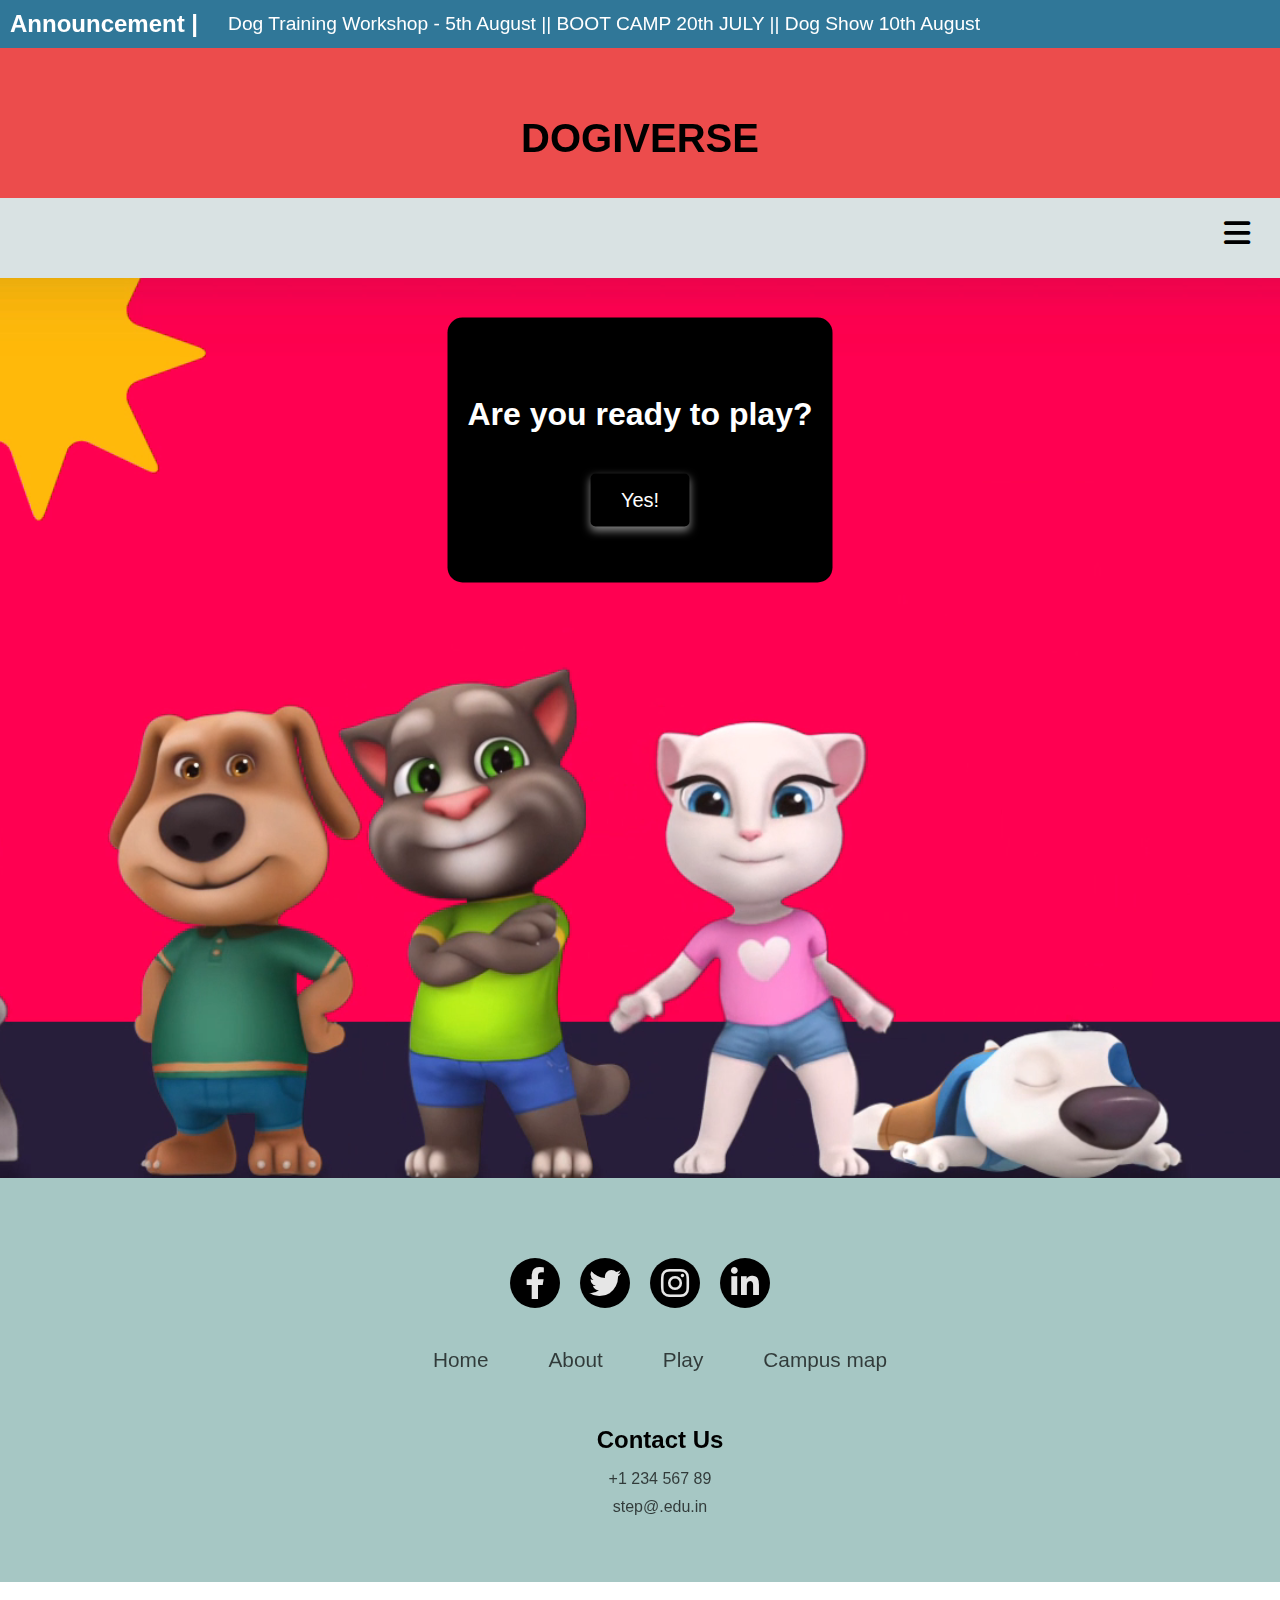
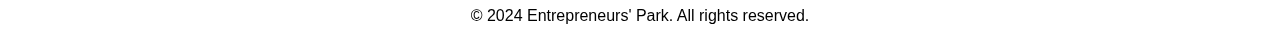
<file: index.html>
<!DOCTYPE html>
<html lang="en">
<head>
    <meta charset="UTF-8">
    <meta name="viewport" content="width=device-width, initial-scale=1.0">
    <title>Document</title>
    <link rel="stylesheet" href="practice .css"> <!-- Ensure correct CSS file path -->
    <link rel="stylesheet" href="https://cdnjs.cloudflare.com/ajax/libs/font-awesome/6.0.0-beta3/css/all.min.css">
</head>
<body>
    <div class="announcement-bar">
        <div class="fixed-text">Announcement |</div>
        <div class="marquee">
            <div class="marquee-content">
                Dog Training Workshop - 5th August || BOOT CAMP 20th JULY || Dog Show 10th August
            </div>
        </div>
    </div>
    <div class="logobox">
        <div class="logo">
            <span class="logo-text">Dogiverse</span>
        </div>
    </div>
    
    <!-- Header -->
    <header>
        <input type="checkbox" id="chk1">
        <label for="chk1" class="menu-toggle">
            <i class="fas fa-bars"></i>
            <i class="fas fa-times"></i>
        </label>
        <ul class="menu-items">
            <li><a href="practice.html"><span>Home</span></a></li>
            <li class="dropdown">
                <a href="about.html"><span>About</span> <i class="fas fa-caret-down"></i></a>
                <ul class="dropdown-content">
                    <li><a href="p2.html"><span>Play</span></a></li>
                    <li><a href="team.html"><span>Team</span></a></li>
                    <li><a href="vision.html"><span>Vision & Mission</span></a></li>
                    <li><a href="contact.html"><span>Get In Touch</span></a></li>
                </ul>
            </li>
            <li><a href="m.html"><span>Chat</span></a></li>
            <li><a href="p2.html"><span>Play</span></a></li>
            <li><a href="incubatihub.html"><span>Portfolio</span></a></li>
            <li class="dropdown">
                <a href="connenct.html"><span>Services</span> <i class="fas fa-caret-down"></i></a>
                <ul class="dropdown-content">
                    <li><a href="#"><span>Facilities</span></a></li>
                    <li><a href="galle.html"><span>Gallery</span></a></li>
                    <li><a href="service.html"><span>Services</span></a></li>
                    <li><a href="#"><span>Blog</span></a></li>
                    <li><a href="#"><span>CSS</span></a></li>
                    <li><a href="#"><span>JavaScript</span></a></li>
                </ul>
            </li>
            <li><a href="updates.html"><span>Updates</span></a></li>
        </ul>
    </header>

    <!-- Video Section -->
    <div class="video-container">
        <video autoplay loop muted class="fullscreen-video"> <!-- Autoplay, loop, and muted attributes added -->
            <source src="WhatsApp Video 2024-10-20 at 6.53.25 PM.mp4" type="video/mp4"> <!-- Replace with your video file -->
            Your browser does not support the video tag.
        </video>
    </div>

    <div class="container">
        <h1>Are you ready to play?</h1>
        <div class="button-container">
            <button class="play-button" onclick="startGame()">Yes!</button>
        </div>
    </div>
      <!-- Footer -->
      <footer>
        <div class="footer-container">
            <div class="footer-top">
              
                <div class="social-icons">
                    <a href="https://www.facebook.com" target="_blank"><i class="fab fa-facebook-f"></i></a>
                    <a href="https://www.twitter.com" target="_blank"><i class="fab fa-twitter"></i></a>
                    <a href="https://www.instagram.com" target="_blank"><i class="fab fa-instagram"></i></a>
                    <a href="https://www.linkedin.com" target="_blank"><i class="fab fa-linkedin-in"></i></a>
                </div>
            </div>
            <nav class="footer-nav">
                <ul>
                    <li><a href="main.html">Home</a></li>
                    <li><a href="about.html">About</a></li>
                    <li><a href="service.html" target="_blank">Play</a></li>
                    <li><a href="https://www.google.com/maps/place/NITK+STEP/@13.0152807,74.7916241,15z/data=!4m6!3m5!1s0x3ba3520d8fffbf0d:0x9ca85e177f873fd2!8m2!3d13.0152807!4d74.7916241!16s%2Fg%2F11c2r3n25s?entry=ttu">Campus map</a></li>
                </ul>
            </nav>
            <div class="footer-info">
                <div class="footer-column">
                    <!-- Optional content for services or other information -->
                </div>
                <div class="footer-column">
                    <h3>Contact Us</h3>
                    <ul>
                        <li><a href="tel:+91-824-2474000">+1 234 567 89</a></li>
                        <li><a href="mailto:info@yourcompany.com">step@.edu.in</a></li>
                       
                    </ul>
                </div>
            </div>
        </div>
        <div class="footer-bottom">
            <p>© 2024  Entrepreneurs' Park. All rights reserved.</p>
        </div>
    </footer>

    <script src="practice.js"></script>
</body>
</html>
</file>
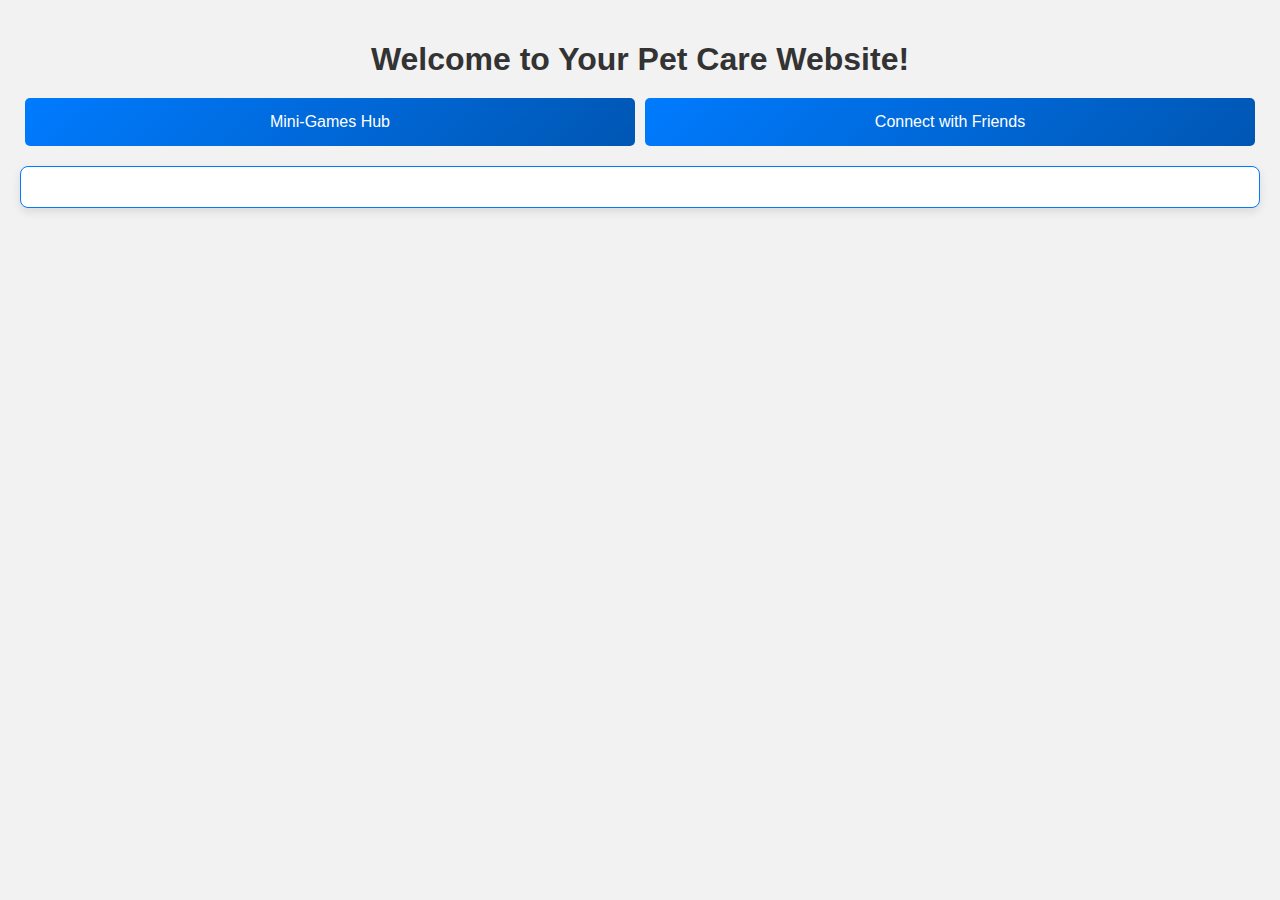
<file: connenct.html>
<!DOCTYPE html>
<html lang="en">
<head>
    <meta charset="UTF-8">
    <meta name="viewport" content="width=device-width, initial-scale=1.0">
    <title>Pet Care Website</title>
    <link rel="stylesheet" href="co.css">
</head>
<body>
    <h1>Welcome to Your Pet Care Website!</h1>

    <div class="tabs">
        <div class="tab" id="miniGamesTab" onclick="showTab('miniGames')">Mini-Games Hub</div>
        <div class="tab" id="socialFeaturesTab" onclick="showTab('socialFeatures')">Connect with Friends</div>
    </div>

    <div class="tab-content">
        <div id="miniGames" class="tab-pane">
            <h2>Mini-Games Hub</h2>
            <div class="games-grid">
                <a href="https://www.boomerangtv.co.uk/games/tom-and-jerry-backyard-hoops" class="game-tile">Game 1</a>
                <a href="https://www.boomerangtv.co.uk/games/tom-and-jerry-food-thief" class="game-tile">Game 2</a>
                <a href="https://www.boomerangtv.co.uk/games/looney-tunes-cartoons-dig-it" class="game-tile">Game 3</a>
                <a href="https://www.boomerangtv.co.uk/games/grizzy-and-the-lemmings-world-tour-jigsaw-puzzle" class="game-tile">Game 4</a>
            </div>
        </div>

        <div id="socialFeatures" class="tab-pane" style="display:none;">
            <h2>Connect with Friends</h2>
            <div class="social-grid">
                <a href="https://talkingtomandfriends.com/talking-angela" class="friend">Friend 1</a>
                <a href="https://talkingtomandfriends.com/talking-hank" class="friend">Friend 2</a>
                <a href="https://talkingtomandfriends.com/talking-becca" class="friend">Friend 3</a>
            </div>
        </div>
    </div>

    <script src="co.js"></script>
</body>
</html>
</file>
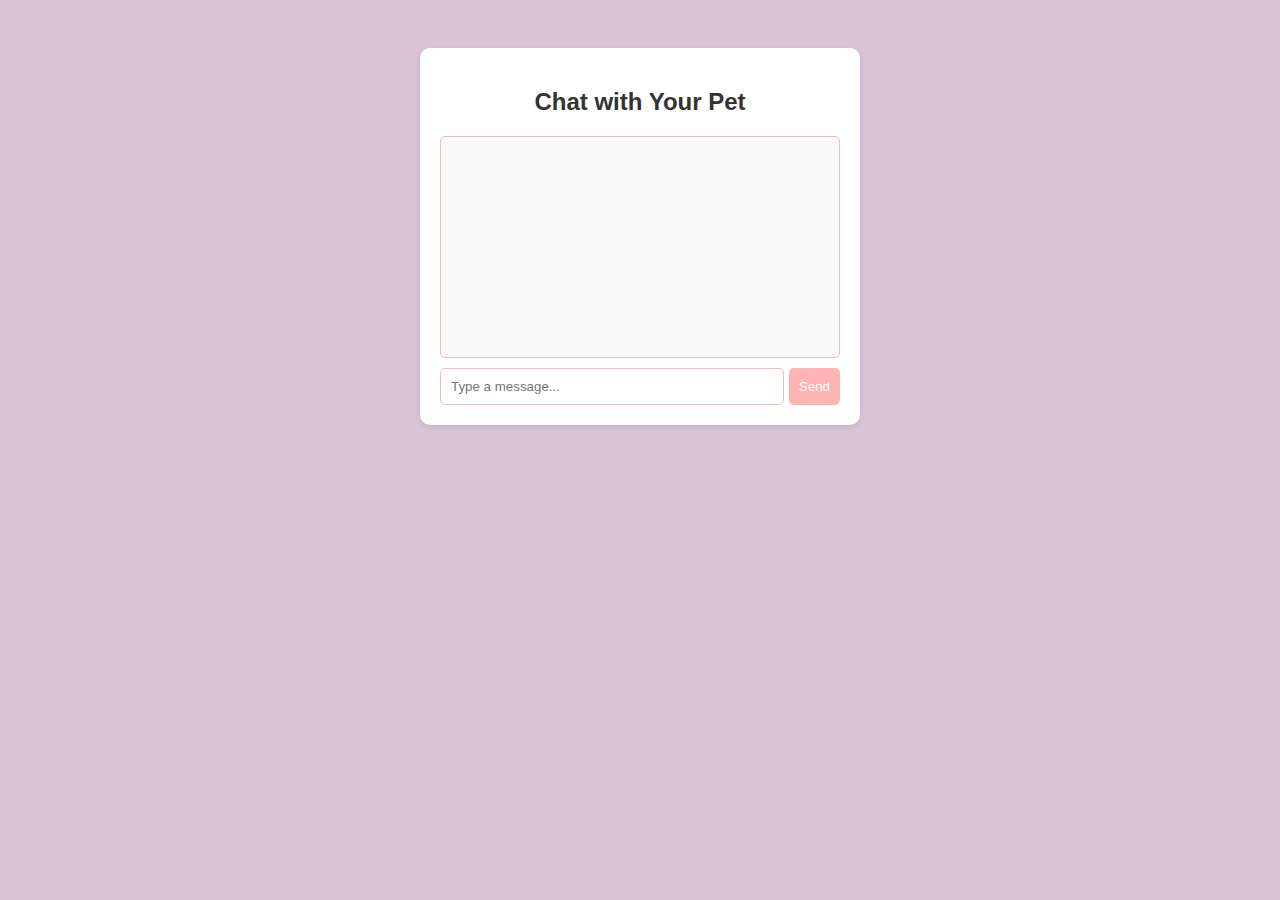
<file: m.html>
<!DOCTYPE html>
<html lang="en">
<head>
    <meta charset="UTF-8">
    <meta name="viewport" content="width=device-width, initial-scale=1.0">
    <title>Chat with Your Pet</title>
    <link rel="stylesheet" href="https://cdnjs.cloudflare.com/ajax/libs/font-awesome/6.0.0-beta3/css/all.min.css">
    <style>
        body {
            font-family: Arial, sans-serif;
            background-color: #d8c4d6; /* Light pink background */
            color: #333;
            text-align: center;
            padding: 20px;
        }

        .chat-interface {
            margin-top: 20px;
            padding: 20px;
            background-color: #fff;
            border-radius: 10px;
            box-shadow: 0 2px 5px rgba(0, 0, 0, 0.1);
            max-width: 400px; /* Set the width of the chat box */
            margin-left: auto;
            margin-right: auto;
        }

        .chat-messages {
            height: 200px;
            overflow-y: auto;
            margin-bottom: 10px;
            border: 1px solid #ffb3b3;
            border-radius: 5px;
            padding: 10px;
            background-color: #f9f9f9;
        }

        .chat-input {
            display: flex;
            justify-content: space-between;
        }

        .chat-input input {
            flex: 1;
            padding: 10px;
            border: 1px solid #ffb3b3;
            border-radius: 5px;
            margin-right: 5px;
        }

        .chat-input button {
            background-color: #ffb3b3;
            color: #fff;
            padding: 10px;
            border: none;
            border-radius: 5px;
            cursor: pointer;
            transition: background-color 0.3s;
        }

        .chat-input button:hover {
            background-color: #ffcccc; /* Darker pink on hover */
        }
    </style>
</head>
<body>

    <div class="chat-interface" id="chatInterface">
        <h2>Chat with Your Pet</h2>
        <div class="chat-messages" id="chatMessages"></div>
        <div class="chat-input">
            <input type="text" id="chatInput" placeholder="Type a message...">
            <button onclick="sendMessage()">Send</button>
        </div>
    </div>

    <script>
        const petResponses = [
            "Meow! I love that!",
            "Purr... Tell me more!",
            "I'm so happy to chat!",
            "What do you want to talk about?",
            "I love you! 🐾"
        ];

        function sendMessage() {
            const input = document.getElementById("chatInput");
            const message = input.value;
            if (message.trim() !== "") {
                const messagesDiv = document.getElementById("chatMessages");
                messagesDiv.innerHTML += <p><strong>You:</strong> ${message}</p>;
                input.value = ""; // Clear the input
                messagesDiv.scrollTop = messagesDiv.scrollHeight; // Auto-scroll to the bottom

                // Pet's response
                const petResponse = petResponses[Math.floor(Math.random() * petResponses.length)];
                messagesDiv.innerHTML += <p><strong>Pet:</strong> ${petResponse}</p>;
                messagesDiv.scrollTop = messagesDiv.scrollHeight; // Auto-scroll to the bottom
            }
        }
    </script>

</body>
</html>
</file>
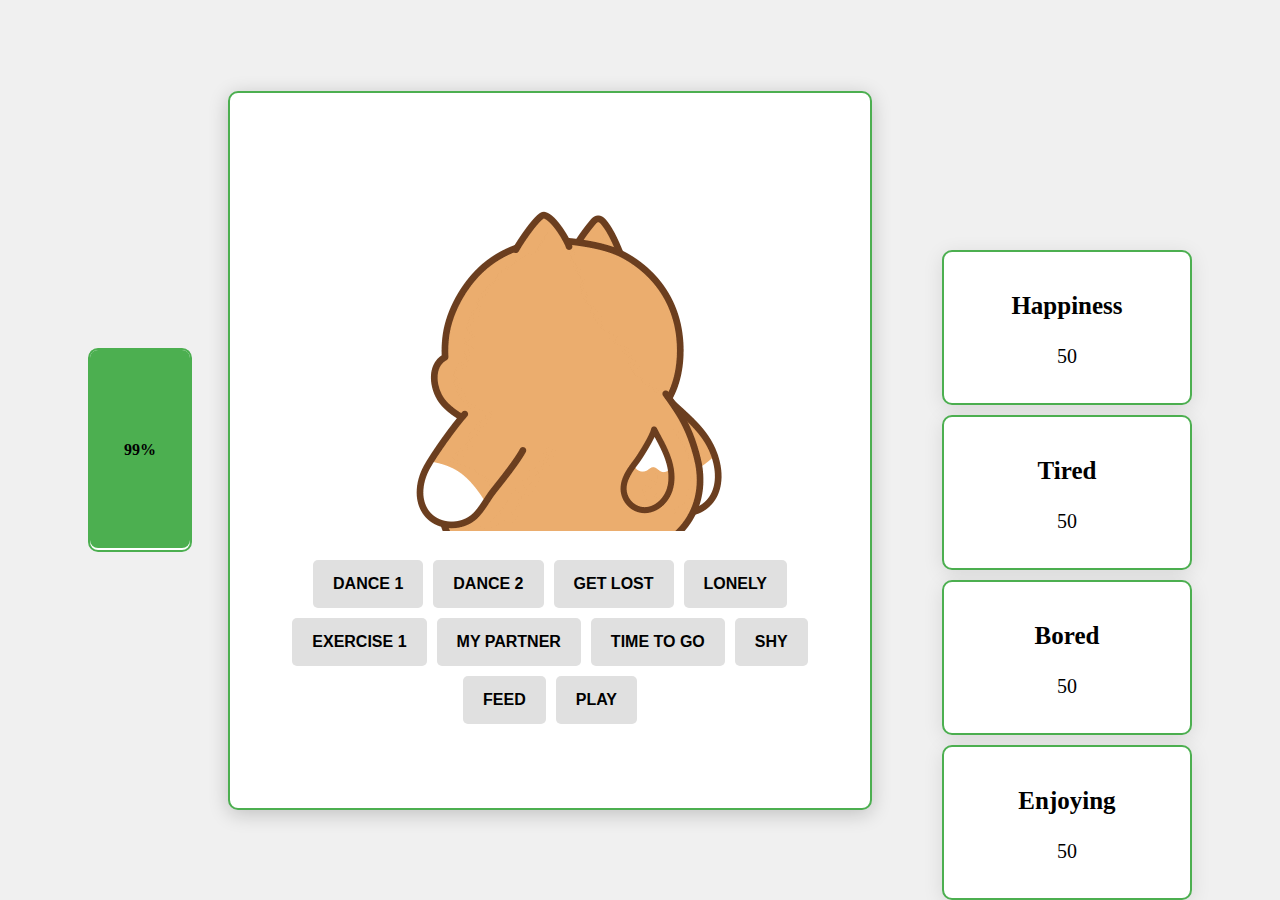
<file: p2.html>
<!DOCTYPE html>
<html lang="en">
<head>
    <meta charset="UTF-8">
    <meta name="viewport" content="width=device-width, initial-scale=1.0">
    <title>Virtual Dog Avatar</title>
    <link rel="stylesheet" href="p2.css">
</head>
<body>
    <div class="main-container">
        <div class="battery-container">
            <div class="battery">
                <div class="battery-level" id="batteryLevel"></div>
                <div class="battery-text" id="batteryText">100%</div>
            </div>
        </div>
        
        <div class="container">
            <div class="dog" id="dog">
                <img src="default.gif" alt="Virtual Dog" id="dogImage">
            </div>
            <div class="button-grid">
                <button onclick="playGif('dance1')">Dance 1</button>
                <button onclick="playGif('dance2')">Dance 2</button>
                <button onclick="playGif('lost')">Get Lost</button>
                <button onclick="playGif('lonely')">Lonely</button>
                <button onclick="playGif('exercise1')">Exercise 1</button>
                <button onclick="playGif('partner')">My Partner</button>
                <button onclick="playGif('timeToGo')">Time to Go</button>
                <button onclick="playGif('shy')">Shy</button>
                <button onclick="playGif('feed')">Feed</button>
                <button onclick="playGif('play')">Play</button>
            </div>
        </div>

        <div class="counters">
            <div class="counter">
                <h3>Happiness</h3>
                <p id="happinessCount">50</p>
            </div>
            <div class="counter">
                <h3>Tired</h3>
                <p id="tiredCount">50</p>
            </div>
            <div class="counter">
                <h3>Bored</h3>
                <p id="boredCount">50</p>
            </div>
            <div class="counter">
                <h3>Enjoying</h3>
                <p id="enjoyingCount">50</p>
            </div>
        </div>
    </div>

    <script src="p2.js"></script>
</body>
</html>
</file>
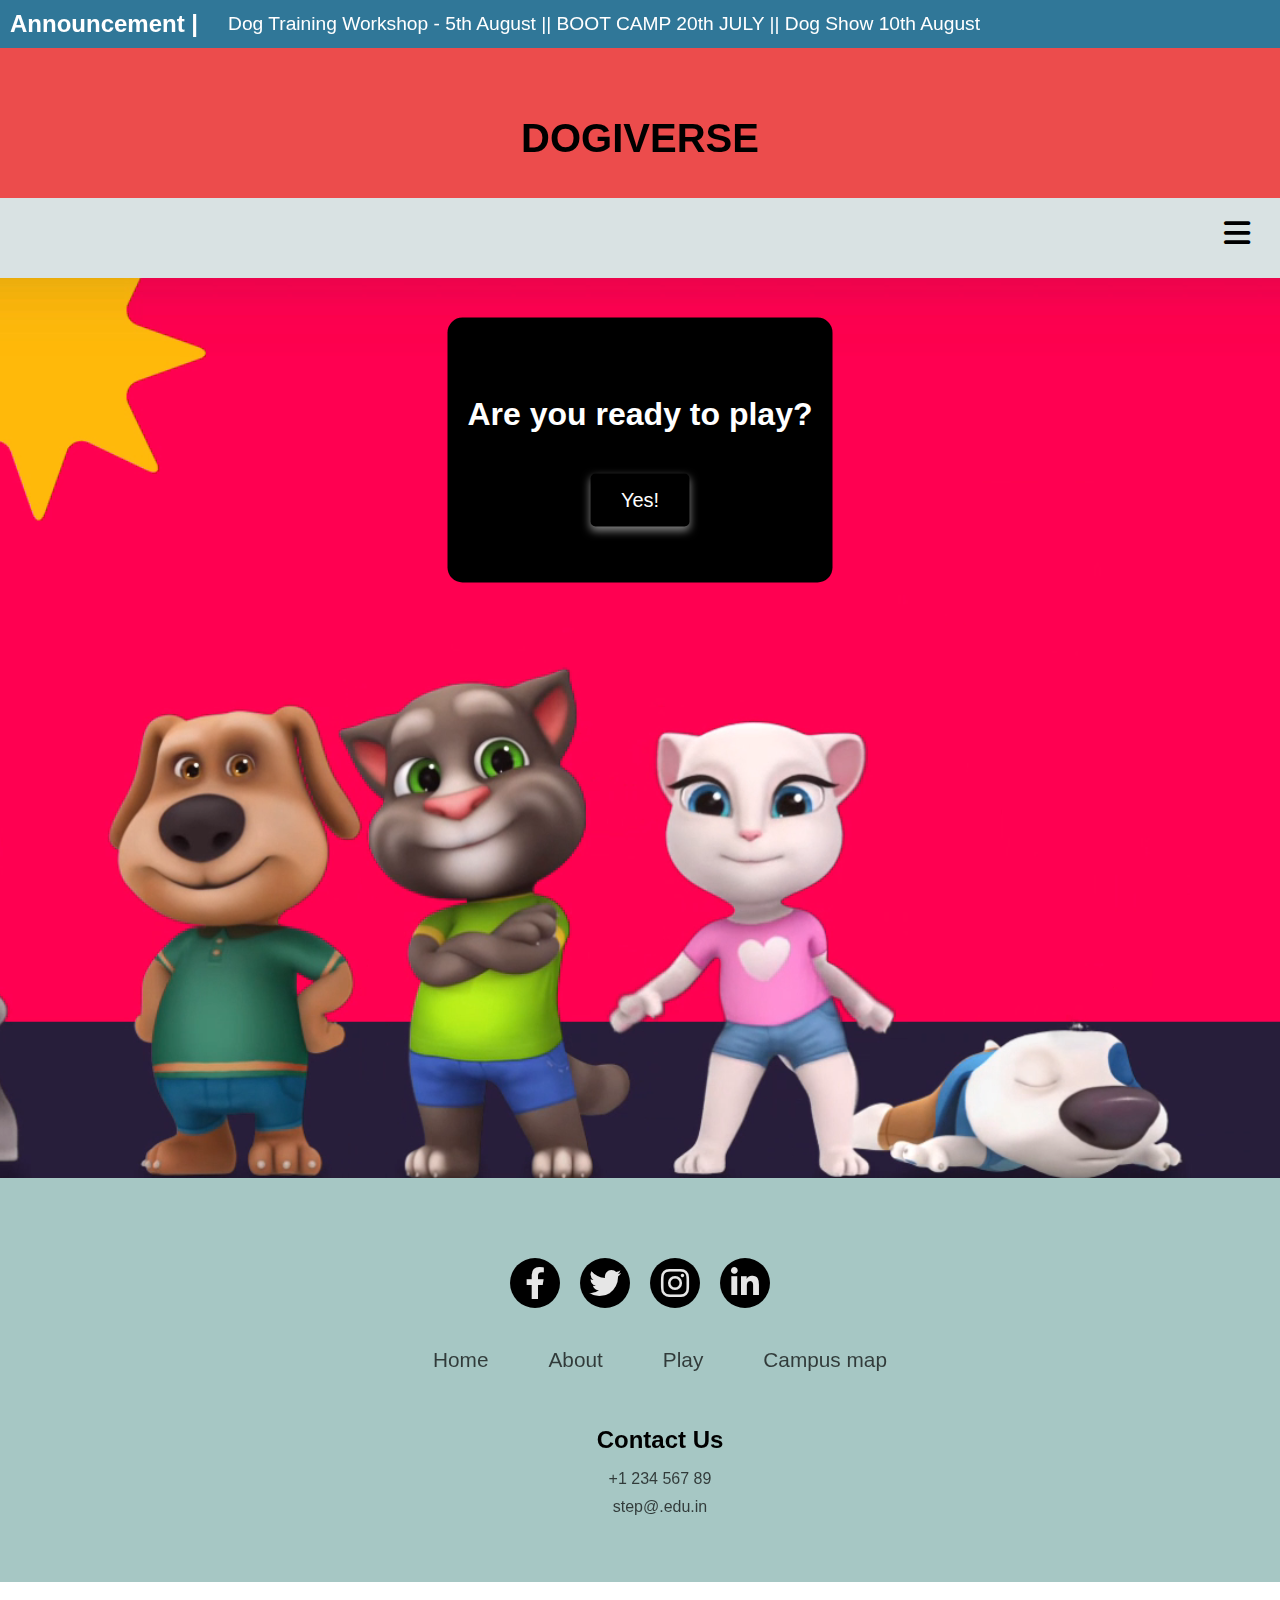
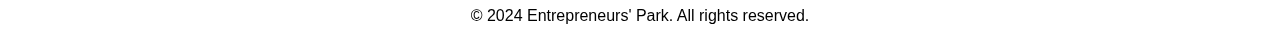
<file: practice.html>
<!DOCTYPE html>
<html lang="en">
<head>
    <meta charset="UTF-8">
    <meta name="viewport" content="width=device-width, initial-scale=1.0">
    <title>Document</title>
    <link rel="stylesheet" href="practice .css"> <!-- Ensure correct CSS file path -->
    <link rel="stylesheet" href="https://cdnjs.cloudflare.com/ajax/libs/font-awesome/6.0.0-beta3/css/all.min.css">
</head>
<body>
    <div class="announcement-bar">
        <div class="fixed-text">Announcement |</div>
        <div class="marquee">
            <div class="marquee-content">
                Dog Training Workshop - 5th August || BOOT CAMP 20th JULY || Dog Show 10th August
            </div>
        </div>
    </div>
    <div class="logobox">
        <div class="logo">
            <span class="logo-text">Dogiverse</span>
        </div>
    </div>
    
    <!-- Header -->
    <header>
        <input type="checkbox" id="chk1">
        <label for="chk1" class="menu-toggle">
            <i class="fas fa-bars"></i>
            <i class="fas fa-times"></i>
        </label>
        <ul class="menu-items">
            <li><a href="main.html"><span>Home</span></a></li>
            <li class="dropdown">
                <a href="about.html"><span>About</span> <i class="fas fa-caret-down"></i></a>
                <ul class="dropdown-content">
                    <li><a href="p2.html"><span>Play</span></a></li>
                    <li><a href="team.html"><span>Team</span></a></li>
                    <li><a href="vision.html"><span>Vision & Mission</span></a></li>
                    <li><a href="contact.html"><span>Get In Touch</span></a></li>
                </ul>
            </li>
            <li><a href="m.html"><span>Chat</span></a></li>
            <li><a href="p2.html"><span>Play</span></a></li>
            <li><a href="incubatihub.html"><span>Portfolio</span></a></li>
            <li class="dropdown">
                <a href="connenct.html"><span>Services</span> <i class="fas fa-caret-down"></i></a>
                <ul class="dropdown-content">
                    <li><a href="#"><span>Facilities</span></a></li>
                    <li><a href="galle.html"><span>Gallery</span></a></li>
                    <li><a href="service.html"><span>Services</span></a></li>
                    <li><a href="#"><span>Blog</span></a></li>
                    <li><a href="#"><span>CSS</span></a></li>
                    <li><a href="#"><span>JavaScript</span></a></li>
                </ul>
            </li>
            <li><a href="updates.html"><span>Updates</span></a></li>
        </ul>
    </header>

    <!-- Video Section -->
    <div class="video-container">
        <video autoplay loop muted class="fullscreen-video"> <!-- Autoplay, loop, and muted attributes added -->
            <source src="WhatsApp Video 2024-10-20 at 6.53.25 PM.mp4" type="video/mp4"> <!-- Replace with your video file -->
            Your browser does not support the video tag.
        </video>
    </div>

    <div class="container">
        <h1>Are you ready to play?</h1>
        <div class="button-container">
            <button class="play-button" onclick="startGame()">Yes!</button>
        </div>
    </div>
      <!-- Footer -->
      <footer>
        <div class="footer-container">
            <div class="footer-top">
              
                <div class="social-icons">
                    <a href="https://www.facebook.com" target="_blank"><i class="fab fa-facebook-f"></i></a>
                    <a href="https://www.twitter.com" target="_blank"><i class="fab fa-twitter"></i></a>
                    <a href="https://www.instagram.com" target="_blank"><i class="fab fa-instagram"></i></a>
                    <a href="https://www.linkedin.com" target="_blank"><i class="fab fa-linkedin-in"></i></a>
                </div>
            </div>
            <nav class="footer-nav">
                <ul>
                    <li><a href="main.html">Home</a></li>
                    <li><a href="about.html">About</a></li>
                    <li><a href="service.html" target="_blank">Play</a></li>
                    <li><a href="https://www.google.com/maps/place/NITK+STEP/@13.0152807,74.7916241,15z/data=!4m6!3m5!1s0x3ba3520d8fffbf0d:0x9ca85e177f873fd2!8m2!3d13.0152807!4d74.7916241!16s%2Fg%2F11c2r3n25s?entry=ttu">Campus map</a></li>
                </ul>
            </nav>
            <div class="footer-info">
                <div class="footer-column">
                    <!-- Optional content for services or other information -->
                </div>
                <div class="footer-column">
                    <h3>Contact Us</h3>
                    <ul>
                        <li><a href="tel:+91-824-2474000">+1 234 567 89</a></li>
                        <li><a href="mailto:info@yourcompany.com">step@.edu.in</a></li>
                       
                    </ul>
                </div>
            </div>
        </div>
        <div class="footer-bottom">
            <p>© 2024  Entrepreneurs' Park. All rights reserved.</p>
        </div>
    </footer>

    <script src="practice.js"></script>
</body>
</html>
</file>
<file: practice .css>
/* General Styles */
body, html {
    margin: 0;
    padding: 0;
    box-sizing: border-box;
    font-family: Arial, sans-serif;
    scroll-behavior: smooth;
   
}

.announcement-bar {
    width: 100%;
    background-color: rgb(48, 119, 152);
    color: white;
    display: flex;
    align-items: center;
    overflow: hidden;
    box-shadow: 0 4px 8px rgba(0, 0, 0, 0.1);
   
   padding: 10px;
}

.fixed-text {
    flex: none;
    font-size: 1.5rem;
    font-weight: bold;
    margin-right: 30px;
}

.marquee {
    flex: 1;
    overflow: hidden;
    position: relative;
}

.marquee-content {
    display: inline-block;
    white-space: nowrap;
    animation: scroll 15s linear infinite;
    font-size: 1.2rem;
}

@keyframes scroll {
    0% {
        transform: translateX(100%);
    }
    100% {
        transform: translateX(-100%);
    }
}

/* Header Styles */
/* Header Styles */
header {
    position: sticky;
    top: 0;
    width: 100%;
    height: 80px;
    background-color: #d9e2e3 !important;
    display: flex;
    justify-content: space-between;
    align-items: center;
    padding: 0 20px;
    z-index: 1001;
    overflow: visible;
}

.logobox {
    display: flex;
    justify-content: center; /* Center the logo box */
    align-items: center; /* Center items vertically */
    background-color: #ec4c4c;
}

.logo {
    display: flex;
    justify-content: space-around; /* Space the text elements evenly */
    align-items: center; /* Center text vertically */
    flex: 1;
    color: black;
    text-transform: uppercase;
    font-size: 40px;
    font-weight: 600;
    margin-top: 40px;
    margin-bottom: 10px;
    height: 100px;
}

.logo-text {
    margin: 0 20px; /* Add some margin to ensure there's space between texts */
}
header ul {
    flex: 2;
    display: flex;
    justify-content: space-evenly;
    align-items: center;
    list-style: none;
}

header ul li {
    position: relative;
}

header ul li a {
    position: relative;
    display: inline-block;
    text-decoration: none;
    color: black;
    font-weight: 900;
    text-transform: uppercase;
    padding: 10px 15px;
    font-size: 1.2em;
    overflow: hidden;
}

header ul li a span {
    display: inline-block;
    position: relative;
    z-index: 1;
    transition: color 0.5s;
    text-shadow: 0 0 5px #69cffa;
}
/* Header Styles */
header ul li a:before,
header ul li a:after {
    content: "";
    position: absolute;
    height: 3px;
    width: 0;
    background-color: #18f08b;
    transition: width 0.5s;
    z-index: 0; /* Ensure the lines are behind the text */
}

header ul li a:before {
    left: 0;
    top: 0;
}

header ul li a:after {
    right: 0;
    bottom: 0;
}

header ul li:hover > a:before,
header ul li:hover > a:after {
    width: 100%;
}

/* Dropdown Content */
header ul li .dropdown-content {
    display: none;
    position: absolute;
    background-color: #d9e2e3;
    min-width: 160px;
    box-shadow: 0 8px 16px rgba(0,0,0,0.2);
    z-index: 1;
}

header ul li:hover .dropdown-content {
    display: block;
}

header ul li .dropdown-content a {
    color: black;
    padding: 12px 16px;
    text-decoration: none;
    display: block;
    transition: background-color 0.5s;
}

header ul li .dropdown-content a:hover {
    background-color: #f1f1f1;
}

/* Blink Effect */
@keyframes blink {
    0% { opacity: 0; }
    100% { opacity: 1; }
}

header ul li .dropdown-content a:hover span {
    animation: blink 0.8s;
}

/* Remove green line hover effect for dropdown-content links */
header ul li .dropdown-content a:before,
header ul li .dropdown-content a:after {
    width: 0; /* Ensure no green line */
    transition: none; /* Disable width transition */
}

header ul li .dropdown-content a:hover:before,
header ul li .dropdown-content a:hover:after {
    width: 0; /* Ensure no green line on hover */
}


.menu-toggle {
    display: none;
    font-size: 1.5em;
    margin-right: 50px;
    cursor: pointer;
}

.menu-toggle i {
    color: black;
}

.menu-items {
    display: flex;
    align-items: center;
}

.apply-btn1 {
    display: block;
    color: black;
    font-size: 20px;
    font-weight: 600;
    text-decoration: none;
    border: 2px solid orange;
    padding: 10px 20px;
    border-radius: 25px;
    text-transform: uppercase;
    transition: 0.5s;
}

.apply-btn1:hover {
    background: orange;
    color: white;
}

.apply-btn1::before {
    background: orange;
    content: "";
    position: absolute;
    top: 70%;
    left: 50%;
    transform: translate(-50%, -50%) rotate(45deg);
    z-index: -1;
    transition: all 0.6s ease;
    width: 100%;
    height: 0;
}

.apply-form {
    display: none;
    width: 80%;
    max-width: 600px;
    background: white;
    display: flex;
    align-items: center;
    justify-content: center;
    position: fixed;
    top: 50%;
    left: 50%;
    transform: translate(-50%, -50%);
    z-index: 1003;
    box-shadow: 0 0 20px rgba(0, 0, 0, 0.5);
    padding: 20px;
    border-radius: 10px;
}

form {
    display: flex;
    flex-direction: column;
    width: 100%;
    text-align: center;
}

form h3 {
    color: #555;
    font-weight: 800;
    margin-bottom: 20px;
    text-align: center;
}

form input, form textarea {
    border: 1px solid #ccc;
    margin: 10px 0;
    padding: 15px;
    background: #f5f5f5;
    font-size: 16px;
    border-radius: 5px;
}

form button {
    padding: 15px;
    background: #ff5361;
    color: #fff;
    font-size: 18px;
    cursor: pointer;
    border-radius: 5px;
    border: none;
    margin-top: 20px;
}

.icon-close-form {
    position: absolute;
    top: 10px;
    right: 10px;
    color: black;
    cursor: pointer;
}

/* Dropdown Styles */
.menu-items .dropdown-content {
    display: none;
    position: absolute;
    background-color: #f7f2f2;
    min-width: 160px;
    box-shadow: 0 8px 16px rgba(114, 112, 112, 0.2);
    top: 100%;
    left: 0;
    z-index: 1002; /* Increased z-index to ensure it appears in front */
}

.menu-items .dropdown-content li {
    display: block;
}

.menu-items .dropdown-content li a {
    padding: 10px 20px;
    text-decoration: none;
    color: rgb(5, 4, 4);
    display: block;
}

.menu-items .dropdown:hover .dropdown-content {
    display: block;
}

#chk1{
    display: none;
}

/* Mobile Styles */
@media (max-width: 1300px) {
    .menu-items {
        display: none;
        position: fixed;
        top: 100px;
        right: -100%;
        background: white;
        height: calc(100vh - 100px);
        width: 100%;
        flex-direction: column;
        align-items: center;
        transition: right 0.3s;
        z-index: 100;
    }

    .menu-items.show-menu {
        right: 0;
        display: flex;
    }

    .menu-items li {
        margin: 20px 0;
    }

    .menu-toggle {
        display: block;
        position: absolute;
        top: 20px;
        right: 20px;
        cursor: pointer;
    }

    .menu-toggle .fa-bars,
    .menu-toggle .fa-times {
        font-size: 30px;
        transition: opacity 0.3s ease;
    }

    .menu-toggle .fa-bars {
        display: inline-block;
    }

    .menu-toggle .fa-times {
        display: none;
    }

    .menu-toggle.active .fa-bars {
        display: none;
    }

    .menu-toggle.active .fa-times {
        display: inline-block;
    }

    /* Ensure dropdown content is visible on mobile as well */
    .menu-items .dropdown-content {
        position: static;
        box-shadow: none;
        min-width: 100%;
    }

    .menu-items .dropdown-content .dropdown-content {
        position: static;
        box-shadow: none;
        min-width: 100%;
    }

    .menu-items.show-menu .dropdown-content {
        display: none;
    }

    .menu-items.show-menu .dropdown:hover .dropdown-content {
        display: block;
    }
}

.video-container {
    position: relative; /* Change to relative */
    width: 100%; /* Full width */
    height: 100vh; /* Full viewport height */
    overflow: hidden; /* Hide any overflow */
    z-index: -1; /* Set to behind other elements */
}

.fullscreen-video {
    width: 100%; /* Full width */
    height: 100%; /* Full height */
    object-fit: cover; /* Cover the container without stretching */
}



.container {
    display: flex;
    flex-direction: column; /* Stack text and button vertically */
    justify-content: center; /* Center items vertically */
    align-items: center; /* Center items horizontally */
    height: 25%; /* Adjust height as needed */
    position: absolute; /* Positioning relative to the video */
    top: 50%; /* Center vertically */
    left: 50%; /* Center horizontally */
    transform: translate(-50%, -50%); /* Adjust for center */
    background-color: #000000; /* Full black background */
    padding: 20px; /* Optional padding */
    border-radius: 15px; /* Optional rounded corners */
    z-index: 1000; /* Ensure it's above the video */
}
.container {
    display: flex;
    flex-direction: column; /* Stack text and button vertically */
    justify-content: center; /* Center items vertically */
    align-items: center; /* Center items horizontally */
    height: 25%; /* Adjust height as needed */
    position: absolute; /* Positioning relative to the video */
    top: 50%; /* Center vertically */
    left: 50%; /* Center horizontally */
    transform: translate(-50%, -50%); /* Adjust for center */
    background-color: #000000; /* Full black background */
    padding: 20px; /* Optional padding */
    border-radius: 15px; /* Optional rounded corners */
    z-index: 1000; /* Ensure it's above the video */
}

h1 {
    color: white; /* Text color for the heading */
}

.button-container {
    margin-top: 20px; /* Space between text and button */
}

.play-button {
    padding: 15px 30px;
    font-size: 20px; /* Larger button text */
    color: white;
    background-color: #000000; /* Black color */
    border: none;
    border-radius: 5px;
    cursor: pointer;
    transition: background-color 0.3s, transform 0.3s; /* Transition for hover effect */
    box-shadow: 0 4px 8px rgba(255, 255, 255, 0.5), 0 8px 16px rgba(0, 0, 0, 0.5); /* White shadow with darker shadow */
}

.play-button:hover {
    background-color: #9200f3; /* Darker color on hover */
    color: black; /* Change text color to black on hover */
    transform: scale(1.05); /* Slightly enlarge on hover */
}

 /* Footer */

 .ourteam{
    color: #000000;
    font-size: 60px;
    font-weight: 600;
    display: flex;
    justify-content: center; /* Center text horizontally */
    align-items: center; /* Center text vertically */
    margin-top: 40px;
    text-shadow: 0 0 10px #69cffa;
}
footer {
    background-color: #a6c7c4;
    color: rgb(0, 0, 0);
    width: 100%;
    flex-shrink: 0;
    margin-top: auto; /* Push footer to the bottom */
   
}

.footer-container {
    padding: 70px 30px 20px;
    max-width: 1200px;
    margin: 0 auto;
}

.footer-top {
    display: flex;
    justify-content: space-between;
    align-items: center;
    position: relative;
}

.footer-container .logo {
    position: absolute;
    left: 30px;
}

.footer-container .logo img {
    max-width: 150px; /* Adjust the size as needed */
    height: auto;
}

.social-icons {
    display: flex;
    justify-content: center;
    width: 100%;
}

.social-icons a {
    text-decoration: none;
    width: 50px; /* Ensure fixed width */
    height: 50px; /* Ensure fixed height */
    background-color: rgb(0, 0, 0);
    margin: 10px;
    border-radius: 50%;
    display: flex;
    align-items: center;
    justify-content: center;
    transition: background-color 0.5s, transform 0.5s;
}

.social-icons a i {
    font-size: 2em;
    color: rgb(255, 255, 255);
    opacity: 0.9;
    transition: color 0.5s;
}

.social-icons a:hover {
    background-color: #ff0000;
    transform: scale(1.1);
}

.social-icons a:hover i {
    color: white;
}

.footer-nav {
    margin: 30px 0;
}

.footer-nav ul {
    display: flex;
    justify-content: center;
    list-style-type: none;
}

.footer-nav ul li {
    margin: 0 10px;
}

.footer-nav ul li a {
    color: rgb(0, 0, 0);
    margin: 20px;
    text-decoration: none;
    font-size: 1.3em;
    opacity: 0.7;
    transition: opacity 0.5s;
}

.footer-nav ul li a:hover {
    opacity: 1;
}

.footer-info {
    display: flex;
    justify-content: center;
    margin: 30px 0;
    text-align: center;
}

.footer-column {
    margin: 0 20px;
}

.footer-column h3 {
    margin-bottom: 10px;
    font-size: 1.5em;
}

.footer-column ul {
    list-style-type: none;
    padding: 0;
}

.footer-column ul li {
    margin-bottom: 10px;
}

.footer-column ul li a {
    color: rgb(0, 0, 0);
    text-decoration: none;
    opacity: 0.7;
    transition: opacity 0.5s;
}

.footer-column ul li a:hover {
    opacity: 1;
}

.footer-bottom {
    background-color: #ffffff;
    padding: 20px;
    text-align: center;
}

.footer-bottom p {
    color: rgb(0, 0, 0);
    margin: 5px 0;
}

.designer {
    opacity: 0.7;
    text-transform: uppercase;
    letter-spacing: 1px;
    font-weight: 400;
    margin: 0px 5px;
}
@media (max-width: 700px) {
    .footer-nav ul {
        flex-direction: column;
    }
    .footer-nav ul li {
        width: 100%;
        text-align: center;
        margin: 10px 0;
    }
    .footer-info {
        flex-direction: column;
    }
    .footer-column {
        margin: 20px 0;
    }
    .footer-logo {
      display: none;
    }
    
    
}
</file>
<file: co.css>
body {
    font-family: 'Poppins', sans-serif;
    background-color: #f2f2f2; /* Slightly darker for contrast */
    margin: 0;
    padding: 20px;
    text-align: center;
}

h1 {
    color: #333;
    margin-bottom: 20px;
}

.tabs {
    display: flex;
    justify-content: center;
    margin: 20px 0;
}

.tab {
    flex: 1;
    padding: 15px;
    background: linear-gradient(135deg, #007bff, #0056b3); /* Gradient background */
    color: white;
    cursor: pointer;
    transition: background 0.3s, transform 0.2s; /* Added transform for effect */
    border-radius: 5px;
    margin: 0 5px; /* Space between tabs */
}

.tab:hover {
    background: linear-gradient(135deg, #0056b3, #003d7a); /* Darker gradient on hover */
    transform: translateY(-2px); /* Slight lift effect */
}

.tab-content {
    border: 1px solid #007bff;
    border-radius: 8px;
    padding: 20px;
    background-color: white;
    box-shadow: 0 4px 10px rgba(0, 0, 0, 0.1); /* Soft shadow for depth */
    transition: box-shadow 0.3s; /* Transition for shadow */
}

.tab-content:hover {
    box-shadow: 0 6px 15px rgba(0, 0, 0, 0.15); /* Stronger shadow on hover */
}

.tab-pane {
    display: none;
}

.games-grid,
.social-grid {
    display: grid;
    grid-template-columns: repeat(auto-fit, minmax(150px, 1fr));
    gap: 15px; /* Increased gap for better spacing */
}

.game-tile, .friend {
    padding: 15px;
    background: linear-gradient(135deg, #007bff, #0056b3); /* Gradient background */
    color: white;
    text-decoration: none;
    border-radius: 5px;
    text-align: center;
    transition: background 0.3s, transform 0.2s; /* Added transform for effect */
}

.game-tile:hover, .friend:hover {
    background: linear-gradient(135deg, #0056b3, #003d7a); /* Darker gradient on hover */
    transform: translateY(-2px); /* Slight lift effect */
}
</file>
<file: p2.css>
/* General Styles */
body {
    margin: 0;
    display: flex;
    justify-content: center;
    align-items: center;
    height: 100vh;
    background-color: #f0f0f0;
}

.main-container {
    display: flex;
    align-items: center;
}

/* Battery Styles */
.battery-container {
    width: 100px; /* Width of the battery container */
    margin-right: 20px; /* Space between battery and dog tab */
}

.battery {
    width: 100%; /* Full width */
    height: 200px; /* Height of the battery */
    border: 2px solid #4CAF50; /* Green border */
    border-radius: 10px; /* Rounded corners */
    position: relative; /* For positioning the battery level */
    background: #fff; /* Background color */
}

.battery-level {
    height: 100%; /* Full height */
    width: 100%; /* Full width */
    background: #4CAF50; /* Initial battery color */
    border-radius: 8px; /* Rounded corners */
    transition: height 0.2s ease; /* Smooth transition */
}

.battery-text {
    position: absolute; /* Positioning for text */
    top: 50%; /* Center vertically */
    left: 50%; /* Center horizontally */
    transform: translate(-50%, -50%); /* Adjust for centering */
    font-weight: bold; /* Bold text */
    font-size: 16px; /* Text size */
}

/* Container Styles */
.container {
    width: 600px; /* Width of the rectangular box */
    height: 75vh; /* Height of the rectangular box */
    background-color: #fff; /* White background */
    border: 2px solid #4CAF50; /* Green border color */
    border-radius: 10px; /* Rounded corners */
    box-shadow: 0 4px 20px rgba(0, 0, 0, 0.2); /* Subtle shadow */
    display: flex;
    flex-direction: column;
    justify-content: center;
    align-items: center;
    padding: 20px;
    margin: 0 20px; /* Space around the container */
}

/* Button Grid Styles */
.button-grid {
    display: flex;
    flex-wrap: wrap; /* Allow buttons to wrap */
    justify-content: center; /* Center buttons */
    margin-top: 20px; /* Space above buttons */
}

/* Button Styles */
.button-grid button {
    padding: 15px 20px; /* Increased padding for bigger buttons */
    font-size: 16px;
    cursor: pointer;
    outline: none;
    border: none;
    background: #E0E0E0; /* Light grey background for buttons */
    color: black;
    text-transform: uppercase;
    font-weight: 900;
    margin: 5px; /* Margin between buttons */
    transition: background-color .3s ease, transform .2s ease; /* Smooth transition */
    border-radius: 5px; /* Rounded corners */
    position: relative; /* For pseudo-element positioning */
}

/* Button Hover Effects */
.button-grid button:active {
    transform: scale(0.96);
}

.button-grid button:before,
.button-grid button:after {
    position: absolute;
    content: "";
    width: 150%;
    left: 50%;
    height: 100%;
    transform: translateX(-50%);
    z-index: -1000;
    background-repeat: no-repeat;
}

.button-grid button:hover:before {
    top: -70%;
    background-image: radial-gradient(circle, #7d2ae8 20%, transparent 20%),
        radial-gradient(circle, transparent 20%, #7d2ae8 20%, transparent 30%),
        radial-gradient(circle, #7d2ae8 20%, transparent 20%),
        radial-gradient(circle, #7d2ae8 20%, transparent 20%),
        radial-gradient(circle, transparent 10%, #7d2ae8 15%, transparent 20%),
        radial-gradient(circle, #7d2ae8 20%, transparent 20%),
        radial-gradient(circle, #7d2ae8 20%, transparent 20%),
        radial-gradient(circle, #7d2ae8 20%, transparent 20%),
        radial-gradient(circle, #7d2ae8 20%, transparent 20%);
    background-size: 10% 10%, 20% 20%, 15% 15%, 20% 20%, 18% 18%, 10% 10%, 15% 15%,
        10% 10%, 18% 18%;
    background-position: 50% 120%;
    animation: greentopBubbles 0.6s ease;
}

@keyframes greentopBubbles {
    0% {
        background-position: 5% 90%, 10% 90%, 10% 90%, 15% 90%, 25% 90%, 25% 90%,
            40% 90%, 55% 90%, 70% 90%;
    }

    50% {
        background-position: 0% 80%, 0% 20%, 10% 40%, 20% 0%, 30% 30%, 22% 50%,
            50% 50%, 65% 20%, 90% 30%;
    }

    100% {
        background-position: 0% 70%, 0% 10%, 10% 30%, 20% -10%, 30% 20%, 22% 40%,
            50% 40%, 65% 10%, 90% 20%;
        background-size: 0% 0%, 0% 0%, 0% 0%, 0% 0%, 0% 0%, 0% 0%;
    }
}

.button-grid button:hover::after {
    bottom: -70%;
    background-image: radial-gradient(circle, #7d2ae8 20%, transparent 20%),
        radial-gradient(circle, #7d2ae8 20%, transparent 20%),
        radial-gradient(circle, transparent 10%, #7d2ae8 15%, transparent 20%),
        radial-gradient(circle, #7d2ae8 20%, transparent 20%),
        radial-gradient(circle, #7d2ae8 20%, transparent 20%),
        radial-gradient(circle, #7d2ae8 20%, transparent 20%),
        radial-gradient(circle, #7d2ae8 20%, transparent 20%);
    background-size: 15% 15%, 20% 20%, 18% 18%, 20% 20%, 15% 15%, 20% 20%, 18% 18%;
    background-position: 50% 0%;
    animation: greenbottomBubbles 0.6s ease;
}

@keyframes greenbottomBubbles {
    0% {
        background-position: 10% -10%, 30% 10%, 55% -10%, 70% -10%, 85% -10%,
            70% -10%, 70% 0%;
    }

    50% {
        background-position: 0% 80%, 20% 80%, 45% 60%, 60% 100%, 75% 70%, 95% 60%,
            105% 0%;
    }

    100% {
        background-position: 0% 90%, 20% 90%, 45% 70%, 60% 110%, 75% 80%, 95% 70%,
            110% 10%;
        background-size: 0% 0%, 0% 0%, 0% 0%, 0% 0%, 0% 0%, 0% 0%;
    }
}

/* Increase width and height of the counters container */
.counters {
    display: flex;
    flex-direction: column; /* Stack counters vertically */
    margin-left: 50px; /* Space between dog tab and counters */
    width: 250px; /* Adjust width as needed */
    height: 400px; /* Increase height as needed */
}

/* Modify the counter styles for better appearance */
.counter {
    margin-bottom: 10px; /* Space between counters */
    text-align: center; /* Center text in counters */
    background: #fff; /* White background for counter */
    border: 2px solid #4CAF50; /* Green border */
    border-radius: 10px; /* Rounded corners */
    padding: 15px; /* Increase padding inside counter */
    box-shadow: 0 4px 20px rgba(0, 0, 0, 0.1); /* Subtle shadow */
    transition: transform 0.3s ease; /* Add transition for hover effect */
   
}
h3{
    font-size: 25px;
}
p{

    font-size: 20px;
}

/* Optional: Add a hover effect to the counters */
.counter:hover {
    transform: translateY(-5px); /* Lift the counter slightly on hover */
    box-shadow: 0 6px 30px rgba(0, 0, 0, 0.2); /* Enhance shadow on hover */
}

/* Optional: Add a hover effect to the counters */
.counter:hover {
    transform: translateY(-5px); /* Lift the counter slightly on hover */
}

/* Optional: Add a hover effect to the counters */
.counter:hover {
    transform: translateY(-5px); /* Lift the counter slightly on hover */
    box-shadow: 0 6px 30px rgba(0, 0, 0, 0.2); /* Enhance shadow on hover */
}

.mini-games, .social-features {
    flex: 1; /* Allow each section to take equal space */
    margin: 20px; /* Add space around each section */
    padding: 20px;
    background-color: #fff;
    border-radius: 8px;
    box-shadow: 0 4px 8px rgba(0, 0, 0, 0.1);
    min-width: 300px; /* Ensure minimum width */
}

.mini-games h2, .social-features h2 {
    text-align: center;
    color: #333;
    font-size: 24px;
    margin-bottom: 20px;
}

.games-grid, .social-grid {
    display: grid;
    grid-template-columns: repeat(auto-fit, minmax(200px, 1fr));
    gap: 20px;
    justify-items: center;
}

.game-tile, .friend {
    display: block;
    text-align: center;
    padding: 15px;
    background-color: #f8f8f8;
    border: 2px solid #ccc;
    border-radius: 6px;
    text-decoration: none;
    color: #333;
    transition: background-color 0.3s, border-color 0.3s;
}

.game-tile:hover, .friend:hover {
    background-color: #e0e0e0;
    border-color: #999;
}

@media (max-width: 768px) {
    .main-container {
        flex-direction: column; /* Stack the sections on smaller screens */
    }

    .games-grid, .social-grid {
        grid-template-columns: repeat(auto-fit, minmax(150px, 1fr));
    }
}
</file>
